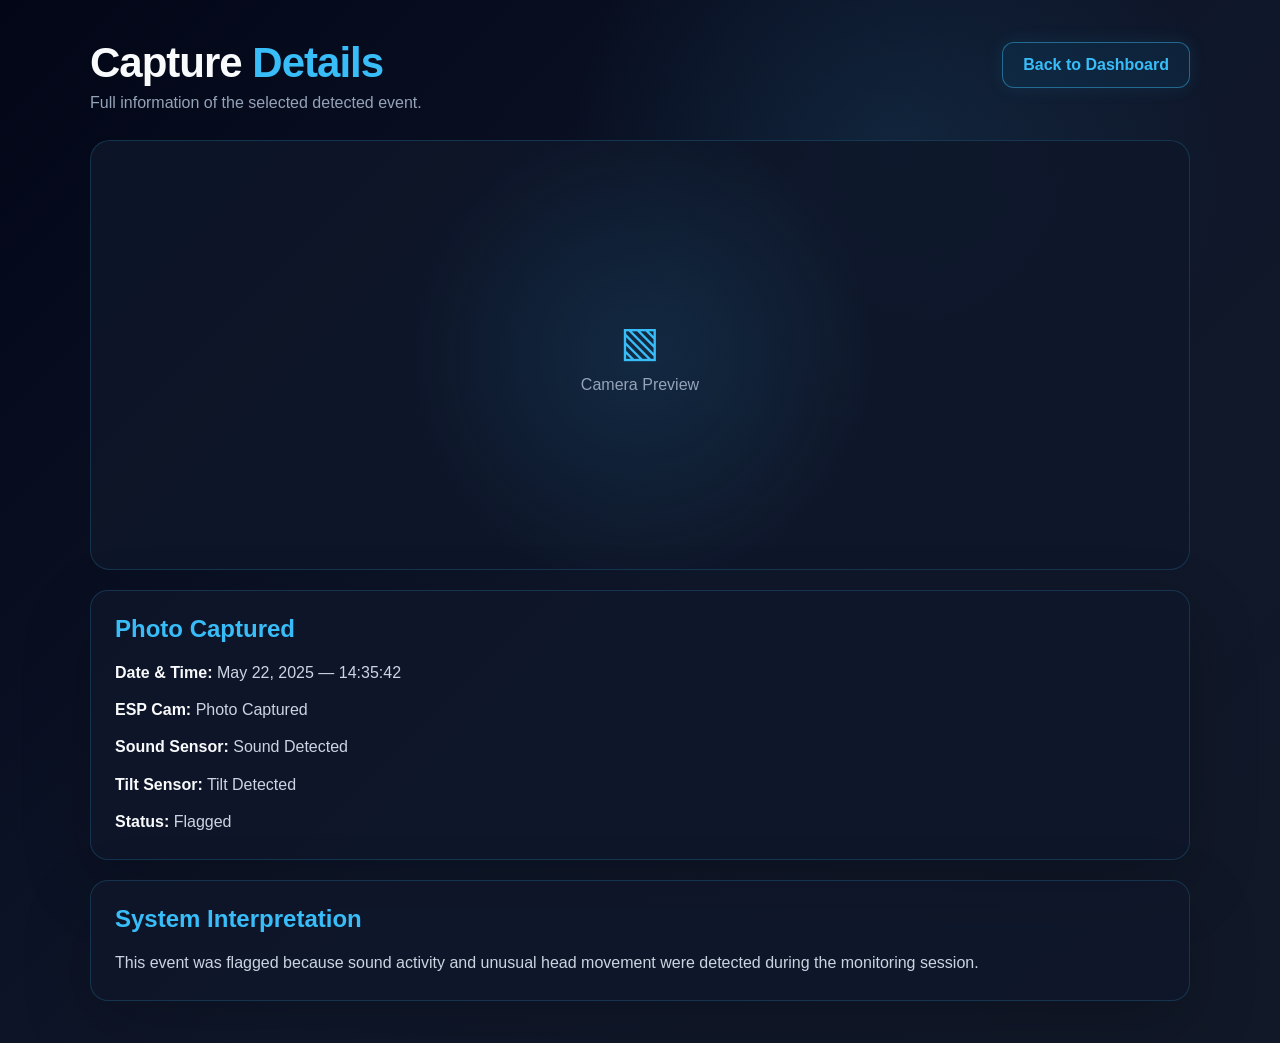
<file: capture-details.html>
<!DOCTYPE html>
<html lang="en">
<head>
  <meta charset="UTF-8">
  <meta name="viewport" content="width=device-width, initial-scale=1.0">
  <title>Capture Details</title>
  <link rel="stylesheet" href="style.css">
</head>

<body class="capture-details-body">

  <main class="capture-details-page">

    <header class="capture-details-header">
      <div>
        <h1>Capture <span>Details</span></h1>
        <p>Full information of the selected detected event.</p>
      </div>

      <a href="dashboard.html" class="back-dashboard-btn">
        Back to Dashboard
      </a>
    </header>

    <section class="capture-details-panel">

      <div class="capture-large-preview">
        <div>
          <span>▧</span>
          <p>Camera Preview</p>
        </div>
      </div>

      <div class="detail-card">
        <h2>Photo Captured</h2>

        <div class="detail-list">
          <p><strong>Date & Time:</strong> May 22, 2025 — 14:35:42</p>
          <p><strong>ESP Cam:</strong> Photo Captured</p>
          <p><strong>Sound Sensor:</strong> Sound Detected</p>
          <p><strong>Tilt Sensor:</strong> Tilt Detected</p>
          <p><strong>Status:</strong> Flagged</p>
        </div>
      </div>

      <div class="detail-card">
        <h2>System Interpretation</h2>
        <p>
          This event was flagged because sound activity and unusual head movement were detected
          during the monitoring session.
        </p>
      </div>

    </section>

  </main>

</body>
</html>
</file>
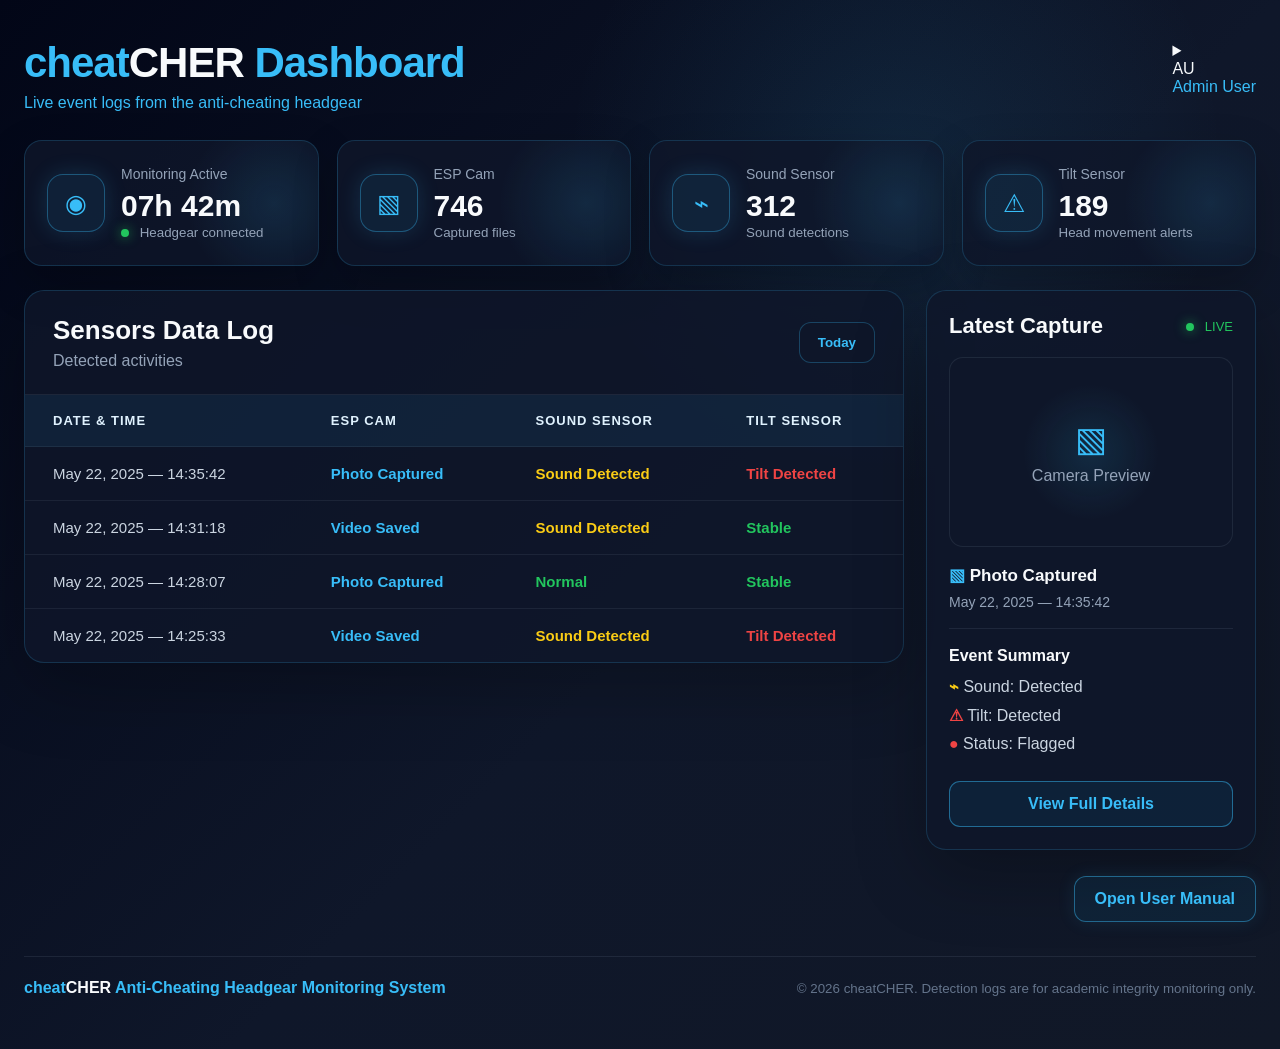
<file: dashboard.html>
<!DOCTYPE html>
<html lang="en">
<head>
  <meta charset="UTF-8">
  <meta name="viewport" content="width=device-width, initial-scale=1.0">
  <title>cheatCHER Dashboard</title>
  <link rel="stylesheet" href="style.css">
</head>

<body class="simple-dashboard-body">

  <main class="simple-dashboard">

    <!-- TOP HEADER -->
    <header class="simple-dashboard-header">

      <div>
        <h1>cheat<span>CHER</span> Dashboard</h1>
        <p>Live event logs from the anti-cheating headgear</p>
      </div>

      <div class="header-right">

  <details class="admin-menu">
    <summary>
      <div class="admin-avatar">AU</div>
      <p>Admin User</p>
    </summary>

    <div class="admin-dropdown">
      <a href="login.html">Logout</a>
    </div>
  </details>

</div>

    </header>

    <!-- SUMMARY CARDS -->
    <section class="dashboard-cards">

      <a href="#sensors-log" class="info-card monitoring-card">
        <div class="card-icon">◉</div>
        <div>
          <p>Monitoring Active</p>
          <h2>07h 42m</h2>
          <small><span></span> Headgear connected</small>
        </div>
       </a>

       <a href="#latest-capture" class="info-card">
        <div class="card-icon">▧</div>
        <div>
          <p>ESP Cam</p>
          <h2>746</h2>
          <small>Captured files</small>
        </div>
      </a>

      <a href="#sensors-log" class="info-card">
        <div class="card-icon">⌁</div>
        <div>
          <p>Sound Sensor</p>
          <h2>312</h2>
          <small>Sound detections</small>
        </div>
      </a>

      <a href="#sensors-log" class="info-card">
        <div class="card-icon">⚠</div>
        <div>
          <p>Tilt Sensor</p>
          <h2>189</h2>
          <small>Head movement alerts</small>
        </div>
      </a>

    </section>

    <!-- TABLE + LATEST CAPTURE -->
    <section class="dashboard-lower-grid">

      <!-- DATA TABLE -->
      <section class="data-panel" id="sensors-log">

        <div class="panel-header">
          <div>
            <h2>Sensors Data Log</h2>
            <p>Detected activities</p>
          </div>

          <button class="filter-btn">Today</button>
        </div>

        <div class="table-wrapper">
          <table class="sensor-table">
            <thead>
              <tr>
                <th>Date & Time</th>
                <th>ESP Cam</th>
                <th>Sound Sensor</th>
                <th>Tilt Sensor</th>
              </tr>
            </thead>

            <tbody id="log-table-body">
  <tr class="log-row">
    <td>May 22, 2025 — 14:35:42</td>
    <td><span class="cyan-text">Photo Captured</span></td>
    <td><span class="yellow-text">Sound Detected</span></td>
    <td><span class="red-text">Tilt Detected</span></td>
  </tr>

  <tr class="log-row">
    <td>May 22, 2025 — 14:31:18</td>
    <td><span class="cyan-text">Video Saved</span></td>
    <td><span class="yellow-text">Sound Detected</span></td>
    <td><span class="green-text">Stable</span></td>
  </tr>

  <tr class="log-row">
    <td>May 22, 2025 — 14:28:07</td>
    <td><span class="cyan-text">Photo Captured</span></td>
    <td><span class="green-text">Normal</span></td>
    <td><span class="green-text">Stable</span></td>
  </tr>

  <tr class="log-row">
    <td>May 22, 2025 — 14:25:33</td>
    <td><span class="cyan-text">Video Saved</span></td>
    <td><span class="yellow-text">Sound Detected</span></td>
    <td><span class="red-text">Tilt Detected</span></td>
  </tr>
</tbody>
          </table>
          <div class="empty-state is-hidden">
             <div class="empty-icon">◎</div>
             <h3>No detection records yet</h3>
             <p>Waiting for headgear activity from the ESP Cam, sound sensor, and tilt sensor.</p>
        </div>
     </div>

      </section>

      <!-- LATEST CAPTURE -->
      <aside class="latest-capture-card" id="latest-capture">

  <div class="latest-header">
    <h2>Latest Capture</h2>
    <p><span></span> Live</p>
  </div>

  <div class="capture-box" id="latest-preview">
    <div>
      <span>▧</span>
      <p>Camera Preview</p>
    </div>
  </div>

  <div class="capture-info">
    <h3 id="latest-title"><span class="cyan-text">▧</span> Photo Captured</h3>
    <p id="latest-date">May 22, 2025 — 14:35:42</p>
  </div>

  <div class="event-summary">
    <h4>Event Summary</h4>
    <p id="latest-sound"><span class="yellow-text">⌁</span> Sound: Detected</p>
    <p id="latest-tilt"><span class="red-text">⚠</span> Tilt: Detected</p>
    <p id="latest-status"><span class="red-text">●</span> Status: Flagged</p>
  </div>

  <a href="capture-details.html?id=event-001" class="details-btn" id="view-details-link">
    View Full Details
  </a>

</aside>

    </section>
<section class="manual-button-section">
  <a href="manual.html" class="manual-page-btn">
    Open User Manual
  </a>
</section>

<footer class="dashboard-footer">
  <p>cheat<span>CHER</span> Anti-Cheating Headgear Monitoring System</p>
  <small>© 2026 cheatCHER. Detection logs are for academic integrity monitoring only.</small>
</footer>

</main>
<!-- <script src="script.js"></script> -->
</body>
</html>
</file>
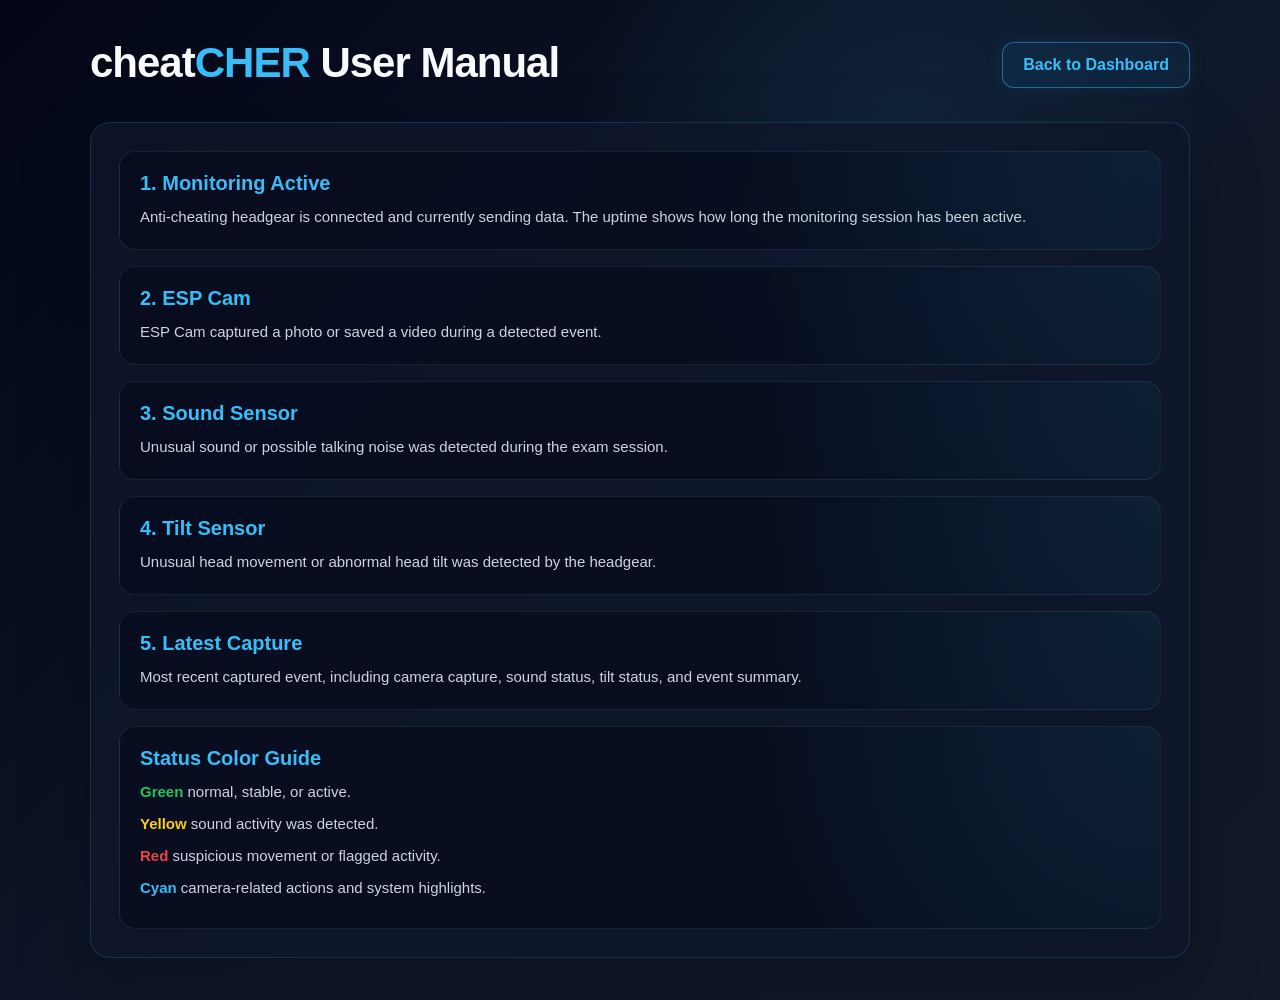
<file: manual.html>
<!DOCTYPE html>
<html lang="en">
<head>
  <meta charset="UTF-8">
  <meta name="viewport" content="width=device-width, initial-scale=1.0">
  <title>cheatCHER User Manual</title>
  <link rel="stylesheet" href="style.css">
</head>

<body class="manual-body">

  <main class="manual-page">

    <header class="manual-page-header">
      <div>
        <h1>cheat<span>CHER</span> User Manual</h1>
      </div>

      <a href="dashboard.html" class="back-dashboard-btn">
        Back to Dashboard
      </a>
    </header>

    <section class="manual-panel">

      <div class="manual-step">
        <h2>1. Monitoring Active</h2>
        <p>
          Anti-cheating headgear is connected and currently sending data.
          The uptime shows how long the monitoring session has been active.
        </p>
      </div>

      <div class="manual-step">
        <h2>2. ESP Cam</h2>
        <p>
         ESP Cam captured a photo or saved a video
          during a detected event.
        </p>
      </div>

      <div class="manual-step">
        <h2>3. Sound Sensor</h2>
        <p>
         Unusual sound or possible talking noise was detected
          during the exam session.
        </p>
      </div>

      <div class="manual-step">
        <h2>4. Tilt Sensor</h2>
        <p>
          Unusual head movement or abnormal head tilt was detected
          by the headgear.
        </p>
      </div>

      <div class="manual-step">
        <h2>5. Latest Capture</h2>
        <p>
          Most  recent captured event, including camera capture,
          sound status, tilt status, and event summary.
        </p>
      </div>

      <div class="manual-note-box">
        <h2>Status Color Guide</h2>
        <p><span class="green-text">Green</span> normal, stable, or active.</p>
        <p><span class="yellow-text">Yellow</span> sound activity was detected.</p>
        <p><span class="red-text">Red</span> suspicious movement or flagged activity.</p>
        <p><span class="cyan-text">Cyan</span> camera-related actions and system highlights.</p>
      </div>

    </section>

  </main>

</body>
</html>
</file>
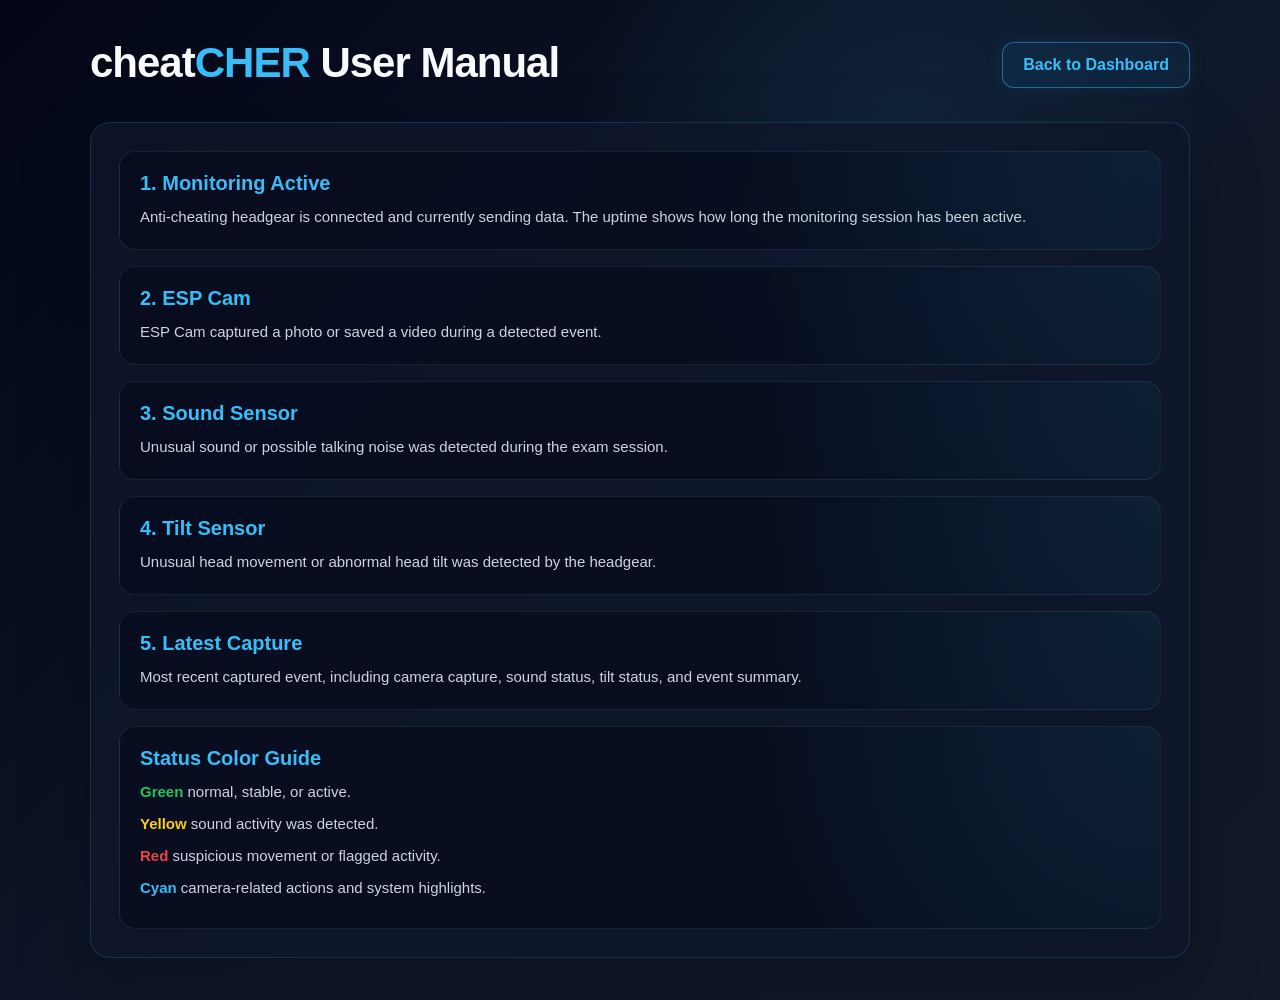
<file: ESP CODE int Website (cam not working)/manual.html>
<!DOCTYPE html>
<html lang="en">
<head>
  <meta charset="UTF-8">
  <meta name="viewport" content="width=device-width, initial-scale=1.0">
  <title>cheatCHER User Manual</title>
  <link rel="stylesheet" href="style.css">
</head>

<body class="manual-body">

  <main class="manual-page">

    <header class="manual-page-header">
      <div>
        <h1>cheat<span>CHER</span> User Manual</h1>
      </div>

      <a href="dashboard.html" class="back-dashboard-btn">
        Back to Dashboard
      </a>
    </header>

    <section class="manual-panel">

      <div class="manual-step">
        <h2>1. Monitoring Active</h2>
        <p>
          Anti-cheating headgear is connected and currently sending data.
          The uptime shows how long the monitoring session has been active.
        </p>
      </div>

      <div class="manual-step">
        <h2>2. ESP Cam</h2>
        <p>
         ESP Cam captured a photo or saved a video
          during a detected event.
        </p>
      </div>

      <div class="manual-step">
        <h2>3. Sound Sensor</h2>
        <p>
         Unusual sound or possible talking noise was detected
          during the exam session.
        </p>
      </div>

      <div class="manual-step">
        <h2>4. Tilt Sensor</h2>
        <p>
          Unusual head movement or abnormal head tilt was detected
          by the headgear.
        </p>
      </div>

      <div class="manual-step">
        <h2>5. Latest Capture</h2>
        <p>
          Most  recent captured event, including camera capture,
          sound status, tilt status, and event summary.
        </p>
      </div>

      <div class="manual-note-box">
        <h2>Status Color Guide</h2>
        <p><span class="green-text">Green</span> normal, stable, or active.</p>
        <p><span class="yellow-text">Yellow</span> sound activity was detected.</p>
        <p><span class="red-text">Red</span> suspicious movement or flagged activity.</p>
        <p><span class="cyan-text">Cyan</span> camera-related actions and system highlights.</p>
      </div>

    </section>

  </main>
<script src="script.js"></script> 
</body>
</html>
</file>
<file: style.css>
:root {
  --dark-navy: #0F172A;
  --deep-blue: #1E293B;
  --cyan: #38BDF8;
  --light-cyan: #E0F2FE;
  --white: #F8FAFC;
  --gray-text: #94A3B8;
  --green: #22C55E;
  --yellow: #FACC15;
  --red-alert: #EF4444;

  --page-bg: #020617;
  --card-bg: rgba(15, 23, 42, 0.82);
  --card-border: rgba(56, 189, 248, 0.18);
  --soft-border: rgba(148, 163, 184, 0.12);
}

* {
  margin: 0;
  padding: 0;
  box-sizing: border-box;
}

html {
  min-height: 100%;
  scroll-behavior: smooth;
}

body {
  min-height: 100%;
  overflow-x: hidden;
  overflow-y: auto;
  background-color: var(--dark-navy);
  color: var(--white);
  font-family: Arial, Helvetica, sans-serif;
}

a {
  color: inherit;
}

button,
input {
  font-family: inherit;
}

/* LOGIN PAGE */
.login-page {
  min-height: 100vh;
  display: grid;
  grid-template-columns: minmax(0, 1.15fr) minmax(420px, 0.85fr);
  background: var(--dark-navy);
  color: var(--white);
}

/* LEFT SIDE */
.hero-side {
  position: relative;
  min-height: 100vh;
  padding: 34px 52px 30px;
  overflow: hidden;
  background:
    linear-gradient(rgba(56, 189, 248, 0.045) 1px, transparent 1px),
    linear-gradient(90deg, rgba(56, 189, 248, 0.045) 1px, transparent 1px),
    #020617;
  background-size: 72px 72px;
}

.brand {
  display: flex;
  align-items: center;
  gap: 22px;
  margin-bottom: 76px;
}

.brand-mark {
  width: 96px;
  height: 96px;
  min-width: 96px;
  min-height: 96px;
  display: grid;
  place-items: center;
  overflow: hidden;
  border: 3px solid var(--cyan);
  border-radius: 24px;
  background: rgba(15, 23, 42, 0.38);
  box-shadow:
    0 0 22px rgba(56, 189, 248, 0.22),
    inset 0 0 16px rgba(56, 189, 248, 0.08);
}

.brand-headgear-logo {
  width: 90px;
  height: 90px;
  max-width: 90px;
  max-height: 90px;
  object-fit: contain;
  display: block;
  transform: scale(1.15);
  filter:
    drop-shadow(0 0 8px rgba(56, 189, 248, 0.45))
    drop-shadow(0 8px 10px rgba(0, 0, 0, 0.45));
}

.brand h3 {
  font-size: 42px;
  font-weight: 900;
  line-height: 1;
  letter-spacing: -1px;
}

.brand span,
.hero-content span,
.login-subtitle span {
  color: var(--cyan);
}

.hero-content {
  max-width: 720px;
}

.hero-content h1 {
  font-size: 66px;
  line-height: 0.95;
  letter-spacing: -2.5px;
  margin-bottom: 18px;
}

.tagline {
  font-size: 19px;
  line-height: 1.45;
  color: #cbd5e1;
}

.tagline::after {
  content: "";
  display: block;
  width: 120px;
  height: 3px;
  margin-top: 24px;
  background: linear-gradient(90deg, var(--cyan), transparent);
  border-radius: 999px;
}

.hero-showcase {
  display: block;
  position: relative;
  min-height: auto;
  margin-top: 56px;
}

.feature-list {
  width: min(620px, 100%);
  max-width: 620px;
  display: grid;
  gap: 32px;
}

.feature-card {
  display: grid;
  grid-template-columns: 110px 1fr;
  align-items: center;
  gap: 28px;
  max-width: 620px;
}

.feature-icon {
  width: 90px;
  height: 90px;
  flex-shrink: 0;
  border-radius: 50%;
  display: grid;
  place-items: center;
  color: var(--cyan);
  border: 1.6px solid rgba(56, 189, 248, 0.25);
  background: rgba(3, 10, 28, 0.34);
  box-shadow:
    inset 0 0 0 1px rgba(56, 189, 248, 0.08),
    0 0 26px rgba(56, 189, 248, 0.12);
}

.feature-svg {
  width: 42px;
  height: 42px;
  display: block;
}

.feature-card h4 {
  font-size: 26px;
  line-height: 1.15;
  font-weight: 900;
  margin-bottom: 6px;
  color: var(--white);
}

.feature-card p {
  max-width: 440px;
  color: #A5B4C8;
  font-size: 15px;
  line-height: 1.55;
}

/* If old headgear display still exists in HTML, hide it */
.device-area,
.device-img,
.device-dots,
.device-ring,
.device-base-glow {
  display: none;
}

/* RIGHT SIDE */

.login-side {
  position: relative;
  min-height: 100vh;
  padding: 42px 58px;
  background: linear-gradient(145deg, #020617, #0F172A);
  display: flex;
  justify-content: center;
  align-items: center;
}

.system-status {
  position: absolute;
  top: 42px;
  right: 58px;
  display: flex;
  align-items: center;
  gap: 10px;
  color: #cbd5e1;
  font-size: 14px;
}

.status-dot {
  width: 9px;
  height: 9px;
  border-radius: 50%;
  background: var(--green);
  box-shadow: 0 0 12px rgba(34, 197, 94, 0.9);
}

/* LOGIN CARD */
.login-box {
  width: 100%;
  max-width: 500px;
  padding: 46px;
  border-radius: 30px;
  background: rgba(15, 23, 42, 0.88);
  border: 1px solid rgba(56, 189, 248, 0.28);
  box-shadow: 0 30px 90px rgba(0, 0, 0, 0.35);
}

.lock-icon {
  width: 74px;
  height: 74px;
  margin: 0 auto 26px;
  border-radius: 50%;
  border: 1px solid rgba(56, 189, 248, 0.45);
  background:
    url("data:image/svg+xml,%3Csvg width='38' height='38' viewBox='0 0 24 24' fill='none' xmlns='http://www.w3.org/2000/svg'%3E%3Cpath d='M7 10V8C7 5.24 9.24 3 12 3C14.76 3 17 5.24 17 8V10' stroke='%2338BDF8' stroke-width='1.8' stroke-linecap='round'/%3E%3Crect x='5' y='10' width='14' height='10' rx='2' stroke='%2338BDF8' stroke-width='1.8'/%3E%3Cpath d='M12 14V16.5' stroke='%2338BDF8' stroke-width='1.8' stroke-linecap='round'/%3E%3C/svg%3E")
    center / 38px no-repeat,
    rgba(56, 189, 248, 0.08);
}

.login-box h2 {
  text-align: center;
  font-size: 30px;
  margin-bottom: 8px;
}

.login-subtitle {
  text-align: center;
  color: #94A3B8;
  margin-bottom: 34px;
}

.input-group {
  margin-bottom: 22px;
}

.input-group label {
  display: block;
  margin-bottom: 9px;
  font-weight: 700;
}

.input-group input {
  width: 100%;
  padding: 16px;
  border-radius: 14px;
  border: 1px solid rgba(148, 163, 184, 0.42);
  background: rgba(15, 23, 42, 0.72);
  color: var(--white);
  outline: none;
}

.input-group input::placeholder {
  color: #94A3B8;
}

.input-group input:focus {
  border-color: var(--cyan);
  box-shadow: 0 0 0 4px rgba(56, 189, 248, 0.18);
}

.error-hide {
  display: none;
}

#login-error-msg {
  color: var(--red-alert);
  font-weight: 700;
  margin-bottom: 16px;
}

.login-options {
  display: flex;
  justify-content: space-between;
  align-items: center;
  gap: 14px;
  margin: 6px 0 24px;
  color: #cbd5e1;
  font-size: 14px;
}

.login-options a,
.login-options a:visited {
  color: var(--cyan);
  text-decoration: none;
  font-weight: 700;
}

.login-options a:hover {
  color: var(--light-cyan);
  text-decoration: underline;
}

#login-btn {
  width: 100%;
  padding: 16px;
  border: none;
  border-radius: 15px;
  background: linear-gradient(135deg, #22d3ee, #0ea5e9, #2563eb);
  color: white;
  font-size: 16px;
  font-weight: 900;
  cursor: pointer;
  box-shadow: 0 16px 30px rgba(14, 165, 233, 0.28);
  transition: 0.2s ease;
}

#login-btn:hover {
  transform: translateY(-2px);
}

/* LOGIN RESPONSIVE */
@media (max-width: 1150px) {
  .login-page {
    grid-template-columns: 1fr;
  }

  .hero-side {
    min-height: auto;
    padding: 34px 36px 40px;
  }

  .login-side {
    min-height: auto;
    padding: 50px 36px;
    display: flex;
    flex-direction: column;
    align-items: center;
    justify-content: center;
  }

  .system-status {
    position: static;
    margin-bottom: 24px;
    justify-content: center;
    align-self: center;
  }
}

@media (max-width: 900px) {
  .brand {
    margin-bottom: 52px;
  }

  .brand-mark {
    width: 82px;
    height: 82px;
    min-width: 82px;
    min-height: 82px;
  }

  .brand-headgear-logo {
    width: 66px;
    height: 66px;
    max-width: 66px;
    max-height: 66px;
  }

  .brand h3 {
    font-size: 34px;
  }

  .feature-card {
    grid-template-columns: 88px 1fr;
    gap: 22px;
  }

  .feature-icon {
    width: 74px;
    height: 74px;
  }
}

@media (max-width: 700px) {
  .brand {
    gap: 14px;
    margin-bottom: 38px;
  }

  .brand-mark {
    width: 72px;
    height: 72px;
    min-width: 72px;
    min-height: 72px;
    border-radius: 18px;
  }

  .brand-headgear-logo {
    width: 58px;
    height: 58px;
    max-width: 58px;
    max-height: 58px;
  }

  .brand h3 {
    font-size: 28px;
  }

  .hero-content h1 {
    font-size: 52px;
  }

  .tagline {
    font-size: 17px;
  }

  .feature-card {
    align-items: flex-start;
  }

  .login-box {
    padding: 34px 26px;
  }
}

/* DASHBOARD PAGE */
body.simple-dashboard-body {
  min-height: 100vh;
  overflow-x: hidden;
  overflow-y: auto;
  background:
    radial-gradient(circle at 70% 15%, rgba(56, 189, 248, 0.10), transparent 26%),
    linear-gradient(135deg, #020617, #0F172A 55%, #111827);
  color: var(--white);
}

.simple-dashboard {
  width: min(1260px, calc(100% - 48px));
  margin: 0 auto;
  padding: 42px 0;
}

/* HEADER */
.simple-dashboard-header {
  display: flex;
  justify-content: space-between;
  align-items: flex-start;
  gap: 24px;
  margin-bottom: 28px;
}

.simple-dashboard-header h1 {
  font-size: 42px;
  line-height: 1;
  letter-spacing: -1px;
  margin-bottom: 10px;
}

.simple-dashboard-header h1 {
  color: var(--cyan);
}

.simple-dashboard-header h1 span {
  color: var(--white);
}

.simple-dashboard-header p {
  color: var(--cyan);
  font-size: 16px;
}
.header-right {
  display: flex;
  align-items: center;
  gap: 18px;
}

/* Base Details Wrapper Override */
details.user-profile-pill {
  position: relative;
  display: inline-block;
}

/* The Clickable Capsule Button (Base State: Clean & Static) */
details.user-profile-pill summary.user-profile-summary {
  display: flex !important;    
  flex-direction: row;
  align-items: center;         
  width: 170px;                
  height: 48px;                
  background-color: rgba(16, 28, 48, 0.35); 
  border: 1px solid rgba(52, 152, 219, 0.5); /* Soft baseline border */
  border-radius: 50px;   
  padding-left: 6px;           
  box-sizing: border-box;
  cursor: pointer;             
  
  /* Smooth transitions for seamless color/glow morphing */
  transition: background-color 0.25s ease, border-color 0.25s ease, box-shadow 0.25s ease;
  
  /* Strip out standard HTML summary arrows */
  list-style: none !important;      
  list-style-type: none !important; 
}

/* ─── HOVER ACTION STATE ─── */
/* The pill shape will now only activate its vibrant glow effect when hovered! */
details.user-profile-pill summary.user-profile-summary:hover {
  background-color: rgba(16, 28, 48, 0.6);
  border-color: #3498db; /* Solid cyan blue accent border */
  
  /* Low-intensity blue ambient outer glow matches your theme panels */
  box-shadow: 0 0 15px rgba(52, 152, 219, 0.45), 
              inset 0 0 10px rgba(52, 152, 219, 0.15);
}

/* Completely clears summary markers across all web browsers */
details.user-profile-pill summary::-webkit-details-marker,
details.user-profile-pill summary::marker {
  display: none !important;
  font-size: 0px !important;
  width: 0px !important;
  height: 0px !important;
}

/* Inner Circle Avatar Badge */
.user-avatar-circle {
  display: flex !important;
  align-items: center;
  justify-content: center;
  width: 36px;
  height: 36px;
  background-color: rgba(52, 152, 219, 0.2); 
  color: #3498db; 
  font-weight: bold;
  font-size: 0.9rem;
  border-radius: 50%;
  flex-shrink: 0;              
}

/* Username Text Inside Pill */
.user-profile-name {
  color: #ffffff;
  font-weight: 600;
  font-size: 0.95rem;
  letter-spacing: 0.3px;
  white-space: nowrap;         
  margin: 0 auto;        
  padding-right: 12px;         
}
/* ─── FLOATING DROPDOWN BOX OVERLAY ─── */
.admin-dropdown {
  position: absolute;
  top: 52px;                   /* Sits perfectly right below your pill container */
  right: 0;
  background-color: #101c30;   /* Matches your exact theme background panel color */
  border: 1px solid #3498db;   /* Subtle blue accent outline border */
  
  /* SHAPE FIX: Rounded capsule-style corners to match the profile pill */
  border-radius: 25px;         
  
  /* SIZE FIX: Compact width and padding so it isn't overly bulky */
  width: 120px;                
  padding: 4px;
  
  /* High depth drop shadow eliminates layout clipping and collisions */
  box-shadow: 0 4px 15px rgba(0, 0, 0, 0.6); 
  z-index: 100;                
}

/* ─── DROPDOWN ITEM (LOGOUT) ─── */
.admin-dropdown .dropdown-item {
  display: block;
  padding: 8px 12px;           /* Slightly reduced internal padding for a cleaner look */
  color: #ffffff;
  text-decoration: none;       /* Strips default browser link underline formats */
  
  /* FONT FIX: Inherits your clean UI font and adjusts size/weight down */
  font-family: inherit;        
  font-size: 0.85rem;          
  font-weight: 500;
  text-align: center;          /* Centers text options perfectly inside container borders */
  
  /* Matches the capsule curves internally on hover states */
  border-radius: 20px;         
  transition: all 0.2s ease-in-out;
}

/* Subtle cyan accent glow and tint background when hovering options */
.admin-dropdown .dropdown-item:hover {
  background: rgba(56, 189, 248, 0.12); 
  color: #38bdf8; 

}

/* SUMMARY CARDS */
.dashboard-cards {
  display: grid;
  grid-template-columns: repeat(4, 1fr);
  gap: 18px;
  margin-bottom: 24px;
}

.info-card {
  min-height: 126px;
  padding: 22px;
  border-radius: 18px;
  display: flex;
  align-items: center;
  gap: 16px;
  text-decoration: none;
  color: inherit;
  cursor: pointer;
  background:
    radial-gradient(circle at 85% 50%, rgba(56, 189, 248, 0.12), transparent 34%),
    rgba(15, 23, 42, 0.82);
  border: 1px solid rgba(56, 189, 248, 0.18);
  box-shadow: 0 18px 45px rgba(0, 0, 0, 0.22);
  transition: 0.2s ease;
}

.info-card:visited {
  color: inherit;
}

.info-card:hover {
  border-color: rgba(56, 189, 248, 0.55);
  transform: translateY(-3px);
  box-shadow:
    0 22px 55px rgba(0, 0, 0, 0.28),
    0 0 24px rgba(56, 189, 248, 0.10);
}

.info-card:active {
  transform: translateY(0);
}

.info-card:focus {
  outline: 2px solid rgba(56, 189, 248, 0.65);
  outline-offset: 4px;
}

.card-icon {
  width: 58px;
  height: 58px;
  border-radius: 16px;
  display: grid;
  place-items: center;
  color: var(--cyan);
  font-size: 25px;
  background: rgba(56, 189, 248, 0.08);
  border: 1px solid rgba(56, 189, 248, 0.35);
  box-shadow: 0 0 22px rgba(56, 189, 248, 0.16);
}

.info-card p {
  color: #94A3B8;
  margin-bottom: 7px;
  font-size: 14px;
}

.info-card h2 {
  font-size: 30px;
}

.info-card small {
  color: #94A3B8;
}

.monitoring-card small span {
  display: inline-block;
  width: 8px;
  height: 8px;
  margin-right: 7px;
  border-radius: 50%;
  background: var(--green);
  box-shadow: 0 0 12px rgba(34, 197, 94, 0.75);
}

/* TABLE AND TEST CAPTURE GRID */
.dashboard-lower-grid {
  display: grid;
  grid-template-columns: minmax(0, 1fr) 330px;
  gap: 22px;
  align-items: start;
}

/* PANELS */
.data-panel,
.latest-capture-card {
  border-radius: 20px;
  overflow: hidden;
  background: rgba(15, 23, 42, 0.82);
  border: 1px solid rgba(56, 189, 248, 0.18);
  box-shadow: 0 24px 70px rgba(0, 0, 0, 0.25);
}

.panel-header {
  padding: 24px 28px;
  display: flex;
  align-items: center;
  justify-content: space-between;
  gap: 18px;
  border-bottom: 1px solid rgba(148, 163, 184, 0.12);
}

.panel-header h2 {
  font-size: 26px;
  margin-bottom: 6px;
}

.panel-header p {
  color: #94A3B8;
}

.filter-btn {
  padding: 12px 18px;
  border-radius: 12px;
  border: 1px solid rgba(56, 189, 248, 0.28);
  background: rgba(15, 23, 42, 0.9);
  color: var(--cyan);
  font-weight: 800;
  cursor: pointer;
}

/* TABLE */

.table-wrapper {
  width: 100%;
  overflow-x: auto;
}

.sensor-table {
  width: 100%;
  min-width: 760px;
  border-collapse: collapse;
}

.sensor-table thead {
  background: rgba(56, 189, 248, 0.08);
}

.sensor-table th {
  padding: 18px 28px;
  text-align: left;
  color: #E0F2FE;
  font-size: 13px;
  text-transform: uppercase;
  letter-spacing: 1px;
}

.sensor-table td {
  padding: 18px 28px;
  color: #cbd5e1;
  border-top: 1px solid rgba(148, 163, 184, 0.10);
  font-size: 15px;
}

.sensor-table tbody tr,
.sensor-table tbody .log-row {
  cursor: pointer;
  transition: 0.18s ease;
}

.sensor-table tbody tr:hover,
.sensor-table tbody .log-row:hover {
  background: rgba(56, 189, 248, 0.07);
}

.sensor-table tbody tr:hover td,
.sensor-table tbody .log-row:hover td {
  color: var(--white);
}

/* EMPTY TABLE STATE */
.empty-state {
  padding: 46px 24px;
  text-align: center;
  color: #94A3B8;
  border-top: 1px solid rgba(148, 163, 184, 0.10);
  background:
    radial-gradient(circle at center, rgba(56, 189, 248, 0.08), transparent 38%),
    rgba(15, 23, 42, 0.45);
}

.empty-state.is-hidden {
  display: none;
}

.empty-icon {
  width: 64px;
  height: 64px;
  margin: 0 auto 14px;
  border-radius: 50%;
  display: grid;
  place-items: center;
  color: var(--cyan);
  font-size: 30px;
  border: 1px solid rgba(56, 189, 248, 0.35);
  box-shadow: 0 0 22px rgba(56, 189, 248, 0.14);
}

.empty-state h3 {
  color: var(--white);
  font-size: 20px;
  margin-bottom: 8px;
}

.empty-state p {
  color: #94A3B8;
  font-size: 15px;
}

/* LATEST CAPTURE */
.latest-capture-card {
  padding: 22px;
}

.latest-header {
  display: flex;
  justify-content: space-between;
  align-items: center;
  margin-bottom: 18px;
}

.latest-header h2 {
  font-size: 22px;
}

.latest-header p {
  color: var(--green);
  text-transform: uppercase;
  font-size: 13px;
}

.latest-header p span {
  display: inline-block;
  width: 8px;
  height: 8px;
  margin-right: 7px;
  border-radius: 50%;
  background: var(--green);
  box-shadow: 0 0 12px rgba(34, 197, 94, 0.75);
}

.capture-box {
  height: 190px;
  border-radius: 14px;
  background:
    radial-gradient(circle at center, rgba(56, 189, 248, 0.12), transparent 40%),
    rgba(15, 23, 42, 0.85);
  border: 1px solid rgba(148, 163, 184, 0.13);
  display: grid;
  place-items: center;
  margin-bottom: 18px;
}

.capture-box div {
  text-align: center;
  color: #94A3B8;
}

.capture-box span {
  display: block;
  font-size: 34px;
  color: var(--cyan);
  margin-bottom: 8px;
}

.capture-info {
  padding-bottom: 18px;
  border-bottom: 1px solid rgba(148, 163, 184, 0.12);
}

.capture-info h3 {
  font-size: 17px;
  margin-bottom: 8px;
}

.capture-info p {
  color: #94A3B8;
  font-size: 14px;
}

.event-summary {
  padding: 18px 0;
}

.event-summary h4 {
  margin-bottom: 12px;
}

.event-summary p {
  color: #cbd5e1;
  margin-bottom: 10px;
}

.details-btn {
  display: block;
  width: 100%;
  padding: 13px;
  border-radius: 11px;
  border: 1px solid rgba(56, 189, 248, 0.48);
  background: rgba(14, 165, 233, 0.08);
  color: var(--cyan);
  font-weight: 900;
  cursor: pointer;
  text-align: center;
  text-decoration: none;
}

.details-btn:hover {
  background: rgba(14, 165, 233, 0.14);
}

/* DASHBOARD FOOTER */
.dashboard-footer {
  margin-top: 34px;
  padding: 22px 0 10px;
  border-top: 1px solid rgba(148, 163, 184, 0.12);
  display: flex;
  align-items: center;
  justify-content: space-between;
  gap: 18px;
  color: #94A3B8;
}

.dashboard-footer p {
  font-weight: 800;
  color: var(--cyan);
}

.dashboard-footer p span {
  color: var(--white);
}

.dashboard-footer small {
  color: #64748b;
  text-align: right;
}

/* STATUS COLORS */
.cyan-text {
  color: var(--cyan);
  font-weight: 700;
}

.green-text {
  color: var(--green);
  font-weight: 700;
}

.yellow-text {
  color: var(--yellow);
  font-weight: 700;
}

.red-text {
  color: var(--red-alert);
  font-weight: 700;
}

/* DASHBOARD RESPONSIVE */

@media (max-width: 1050px) {
  .simple-dashboard-header {
    flex-direction: column;
    align-items: flex-start;
  }

  .header-right {
    width: 100%;
    justify-content: space-between;
  }

  .dashboard-cards {
    grid-template-columns: repeat(2, 1fr);
  }

  .dashboard-lower-grid {
    grid-template-columns: 1fr;
  }
}

@media (max-width: 700px) {
  .dashboard-footer {
    flex-direction: column;
    align-items: flex-start;
  }

  .dashboard-footer small {
    text-align: left;
  }
}

@media (max-width: 650px) {
  .simple-dashboard {
    width: min(100% - 28px, 1260px);
    padding: 28px 0;
  }

  .simple-dashboard-header h1 {
    font-size: 34px;
  }

  .header-right {
    flex-direction: column;
    align-items: flex-start;
  }

  .dashboard-cards {
    grid-template-columns: 1fr;
  }

  .panel-header {
    flex-direction: column;
    align-items: flex-start;
  }

  .latest-capture-card {
    padding: 18px;
  }
}

/* USER MANUAL PAGE */

.manual-button-section {
  margin-top: 26px;
  display: flex;
  justify-content: flex-end;
}

.manual-page-btn,
.back-dashboard-btn {
  display: inline-flex;
  align-items: center;
  justify-content: center;
  padding: 13px 20px;
  border-radius: 12px;
  border: 1px solid rgba(56, 189, 248, 0.45);
  background: rgba(14, 165, 233, 0.08);
  color: var(--cyan);
  text-decoration: none;
  font-weight: 900;
  box-shadow: 0 0 18px rgba(56, 189, 248, 0.10);
  transition: 0.2s ease;
}

.manual-page-btn:hover,
.back-dashboard-btn:hover {
  background: rgba(14, 165, 233, 0.16);
  transform: translateY(-2px);
}

body.manual-body {
  min-height: 100vh;
  overflow-x: hidden;
  overflow-y: auto;
  background:
    radial-gradient(circle at 70% 15%, rgba(56, 189, 248, 0.10), transparent 26%),
    linear-gradient(135deg, #020617, #0F172A 55%, #111827);
  color: var(--white);
}

.manual-page {
  width: min(1100px, calc(100% - 48px));
  margin: 0 auto;
  padding: 42px 0;
}

.manual-page-header {
  display: flex;
  align-items: flex-start;
  justify-content: space-between;
  gap: 24px;
  margin-bottom: 28px;
}

.manual-page-header h1 {
  font-size: 42px;
  line-height: 1;
  letter-spacing: -1px;
  margin-bottom: 10px;
}

.manual-page-header h1 span {
  color: var(--cyan);
}

.manual-page-header p {
  color: #94A3B8;
  font-size: 16px;
}

.manual-panel {
  padding: 28px;
  border-radius: 20px;
  background: rgba(15, 23, 42, 0.82);
  border: 1px solid rgba(56, 189, 248, 0.18);
  box-shadow: 0 24px 70px rgba(0, 0, 0, 0.25);
  display: grid;
  gap: 16px;
}

.manual-step,
.manual-note-box {
  padding: 20px;
  border-radius: 16px;
  background:
    radial-gradient(circle at top right, rgba(56, 189, 248, 0.10), transparent 38%),
    rgba(2, 6, 23, 0.42);
  border: 1px solid rgba(148, 163, 184, 0.12);
}

.manual-step h2,
.manual-note-box h2 {
  font-size: 20px;
  margin-bottom: 10px;
  color: var(--cyan);
}

.manual-step p,
.manual-note-box p {
  color: #cbd5e1;
  line-height: 1.6;
  font-size: 15px;
}

.manual-note-box p {
  margin-bottom: 8px;
}

/* MANUAL RESPONSIVE */

@media (max-width: 700px) {
  .manual-button-section {
    justify-content: flex-start;
  }

  .manual-page-header {
    flex-direction: column;
  }

  .manual-page-header h1 {
    font-size: 34px;
  }

  .manual-panel {
    padding: 20px;
  }
}

/* CAPTURE DETAILS PAGE */

body.capture-details-body {
  min-height: 100vh;
  overflow-x: hidden;
  overflow-y: auto;
  background:
    radial-gradient(circle at 70% 15%, rgba(56, 189, 248, 0.10), transparent 26%),
    linear-gradient(135deg, #020617, #0F172A 55%, #111827);
  color: var(--white);
}

.capture-details-page {
  width: min(1100px, calc(100% - 48px));
  margin: 0 auto;
  padding: 42px 0;
}

.capture-details-header {
  display: flex;
  align-items: flex-start;
  justify-content: space-between;
  gap: 24px;
  margin-bottom: 28px;
}

.capture-details-header h1 {
  font-size: 42px;
  line-height: 1;
  letter-spacing: -1px;
  margin-bottom: 10px;
}

.capture-details-header h1 span {
  color: var(--cyan);
}

.capture-details-header p {
  color: #94A3B8;
}

.capture-details-panel {
  display: grid;
  gap: 20px;
}

.capture-large-preview {
  height: 430px;
  border-radius: 20px;
  background:
    radial-gradient(circle at center, rgba(56, 189, 248, 0.12), transparent 40%),
    rgba(15, 23, 42, 0.85);
  border: 1px solid rgba(56, 189, 248, 0.18);
  display: grid;
  place-items: center;
  overflow: hidden;
}

.capture-large-preview div {
  text-align: center;
  color: #94A3B8;
}

.capture-large-preview span {
  display: block;
  color: var(--cyan);
  font-size: 42px;
  margin-bottom: 10px;
}

.detail-card {
  padding: 24px;
  border-radius: 18px;
  background: rgba(15, 23, 42, 0.82);
  border: 1px solid rgba(56, 189, 248, 0.18);
  box-shadow: 0 24px 70px rgba(0, 0, 0, 0.20);
}

.detail-card h2 {
  font-size: 24px;
  color: var(--cyan);
  margin-bottom: 16px;
}

.detail-card p {
  color: #cbd5e1;
  line-height: 1.7;
}

.detail-list {
  display: grid;
  gap: 10px;
}

.detail-list strong {
  color: var(--white);
}

/* CAPTURE DETAILS RESPONSIVE */

@media (max-width: 700px) {
  .capture-details-header {
    flex-direction: column;
  }

  .capture-details-header h1 {
    font-size: 34px;
  }

  .capture-large-preview {
    height: 260px;
  }
}

/* LOGIN LEFT SIDE BACKGROUND IMAGE */
.login-page .hero-side {
  position: relative !important;
  isolation: isolate !important;
  overflow: hidden !important;

  background:
    linear-gradient(
      90deg,
      rgba(2, 6, 23, 0.18),
      rgba(2, 6, 23, 0.06)
    ),
    url("images/login-left-bg.png") center center / cover no-repeat !important;
}

.login-page .hero-side::before,
.login-page .hero-side::after,
.login-page .hero-showcase::before,
.login-page .hero-showcase::after,
.login-page .hero-content::after,
.login-page .feature-list::after {
  display: none !important;
  content: none !important;
  background: none !important;
}

.login-page .brand,
.login-page .hero-content,
.login-page .hero-showcase,
.login-page .feature-list,
.login-page .feature-card {
  position: relative !important;
  z-index: 5 !important;
}
</file>
<file: ESP CODE int Website (cam not working)/style.css>
:root {
  --dark-navy: #0F172A;
  --deep-blue: #1E293B;
  --cyan: #38BDF8;
  --light-cyan: #E0F2FE;
  --white: #F8FAFC;
  --gray-text: #94A3B8;
  --green: #22C55E;
  --yellow: #FACC15;
  --red-alert: #EF4444;

  --page-bg: #020617;
  --card-bg: rgba(15, 23, 42, 0.82);
  --card-border: rgba(56, 189, 248, 0.18);
  --soft-border: rgba(148, 163, 184, 0.12);
}

* {
  margin: 0;
  padding: 0;
  box-sizing: border-box;
}

html {
  min-height: 100%;
  scroll-behavior: smooth;
}

body {
  min-height: 100%;
  overflow-x: hidden;
  overflow-y: auto;
  background-color: var(--dark-navy);
  color: var(--white);
  font-family: Arial, Helvetica, sans-serif;
}

a {
  color: inherit;
}

button,
input {
  font-family: inherit;
}

/* LOGIN PAGE */
.login-page {
  min-height: 100vh;
  display: grid;
  grid-template-columns: minmax(0, 1.15fr) minmax(420px, 0.85fr);
  background: var(--dark-navy);
  color: var(--white);
}

/* LEFT SIDE */
.hero-side {
  position: relative;
  min-height: 100vh;
  padding: 34px 52px 30px;
  overflow: hidden;
  background:
    linear-gradient(rgba(56, 189, 248, 0.045) 1px, transparent 1px),
    linear-gradient(90deg, rgba(56, 189, 248, 0.045) 1px, transparent 1px),
    #020617;
  background-size: 72px 72px;
}

.brand {
  display: flex;
  align-items: center;
  gap: 22px;
  margin-bottom: 76px;
}

.brand-mark {
  width: 96px;
  height: 96px;
  min-width: 96px;
  min-height: 96px;
  display: grid;
  place-items: center;
  overflow: hidden;
  border: 3px solid var(--cyan);
  border-radius: 24px;
  background: rgba(15, 23, 42, 0.38);
  box-shadow:
    0 0 22px rgba(56, 189, 248, 0.22),
    inset 0 0 16px rgba(56, 189, 248, 0.08);
}

.brand-headgear-logo {
  width: 78px;
  height: 78px;
  max-width: 78px;
  max-height: 78px;
  object-fit: contain;
  display: block;
  filter:
    drop-shadow(0 0 8px rgba(56, 189, 248, 0.45))
    drop-shadow(0 8px 10px rgba(0, 0, 0, 0.45));
}

.brand h3 {
  font-size: 42px;
  font-weight: 900;
  line-height: 1;
  letter-spacing: -1px;
}

.brand span,
.hero-content span,
.login-subtitle span {
  color: var(--cyan);
}

.hero-content {
  max-width: 720px;
}

.hero-content h1 {
  font-size: 66px;
  line-height: 0.95;
  letter-spacing: -2.5px;
  margin-bottom: 18px;
}

.tagline {
  font-size: 19px;
  line-height: 1.45;
  color: #cbd5e1;
}

.tagline::after {
  content: "";
  display: block;
  width: 120px;
  height: 3px;
  margin-top: 24px;
  background: linear-gradient(90deg, var(--cyan), transparent);
  border-radius: 999px;
}

.hero-showcase {
  display: block;
  position: relative;
  min-height: auto;
  margin-top: 56px;
}

.feature-list {
  width: min(620px, 100%);
  max-width: 620px;
  display: grid;
  gap: 32px;
}

.feature-card {
  display: grid;
  grid-template-columns: 110px 1fr;
  align-items: center;
  gap: 28px;
  max-width: 620px;
}

.feature-icon {
  width: 90px;
  height: 90px;
  flex-shrink: 0;
  border-radius: 50%;
  display: grid;
  place-items: center;
  color: var(--cyan);
  border: 1.6px solid rgba(56, 189, 248, 0.25);
  background: rgba(3, 10, 28, 0.34);
  box-shadow:
    inset 0 0 0 1px rgba(56, 189, 248, 0.08),
    0 0 26px rgba(56, 189, 248, 0.12);
}

.feature-svg {
  width: 42px;
  height: 42px;
  display: block;
}

.feature-card h4 {
  font-size: 26px;
  line-height: 1.15;
  font-weight: 900;
  margin-bottom: 6px;
  color: var(--white);
}

.feature-card p {
  max-width: 440px;
  color: #A5B4C8;
  font-size: 15px;
  line-height: 1.55;
}

/* If old headgear display still exists in HTML, hide it */
.device-area,
.device-img,
.device-dots,
.device-ring,
.device-base-glow {
  display: none;
}

/* RIGHT SIDE */

.login-side {
  position: relative;
  min-height: 100vh;
  padding: 42px 58px;
  background: linear-gradient(145deg, #020617, #0F172A);
  display: flex;
  justify-content: center;
  align-items: center;
}

.system-status {
  position: absolute;
  top: 42px;
  right: 58px;
  display: flex;
  align-items: center;
  gap: 10px;
  color: #cbd5e1;
  font-size: 14px;
}

.status-dot {
  width: 9px;
  height: 9px;
  border-radius: 50%;
  background: var(--green);
  box-shadow: 0 0 12px rgba(34, 197, 94, 0.9);
}

/* LOGIN CARD */
.login-box {
  width: 100%;
  max-width: 500px;
  padding: 46px;
  border-radius: 30px;
  background: rgba(15, 23, 42, 0.88);
  border: 1px solid rgba(56, 189, 248, 0.28);
  box-shadow: 0 30px 90px rgba(0, 0, 0, 0.35);
}

.lock-icon {
  width: 74px;
  height: 74px;
  margin: 0 auto 26px;
  border-radius: 50%;
  border: 1px solid rgba(56, 189, 248, 0.45);
  background:
    url("data:image/svg+xml,%3Csvg width='38' height='38' viewBox='0 0 24 24' fill='none' xmlns='http://www.w3.org/2000/svg'%3E%3Cpath d='M7 10V8C7 5.24 9.24 3 12 3C14.76 3 17 5.24 17 8V10' stroke='%2338BDF8' stroke-width='1.8' stroke-linecap='round'/%3E%3Crect x='5' y='10' width='14' height='10' rx='2' stroke='%2338BDF8' stroke-width='1.8'/%3E%3Cpath d='M12 14V16.5' stroke='%2338BDF8' stroke-width='1.8' stroke-linecap='round'/%3E%3C/svg%3E")
    center / 38px no-repeat,
    rgba(56, 189, 248, 0.08);
}

.login-box h2 {
  text-align: center;
  font-size: 30px;
  margin-bottom: 8px;
}

.login-subtitle {
  text-align: center;
  color: #94A3B8;
  margin-bottom: 34px;
}

.input-group {
  margin-bottom: 22px;
}

.input-group label {
  display: block;
  margin-bottom: 9px;
  font-weight: 700;
}

.input-group input {
  width: 100%;
  padding: 16px;
  border-radius: 14px;
  border: 1px solid rgba(148, 163, 184, 0.42);
  background: rgba(15, 23, 42, 0.72);
  color: var(--white);
  outline: none;
}

.input-group input::placeholder {
  color: #94A3B8;
}

.input-group input:focus {
  border-color: var(--cyan);
  box-shadow: 0 0 0 4px rgba(56, 189, 248, 0.18);
}

.error-hide {
  display: none;
}

#login-error-msg {
  color: var(--red-alert);
  font-weight: 700;
  margin-bottom: 16px;
}

.login-options {
  display: flex;
  justify-content: space-between;
  align-items: center;
  gap: 14px;
  margin: 6px 0 24px;
  color: #cbd5e1;
  font-size: 14px;
}

.login-options a,
.login-options a:visited {
  color: var(--cyan);
  text-decoration: none;
  font-weight: 700;
}

.login-options a:hover {
  color: var(--light-cyan);
  text-decoration: underline;
}

#login-btn {
  width: 100%;
  padding: 16px;
  border: none;
  border-radius: 15px;
  background: linear-gradient(135deg, #22d3ee, #0ea5e9, #2563eb);
  color: white;
  font-size: 16px;
  font-weight: 900;
  cursor: pointer;
  box-shadow: 0 16px 30px rgba(14, 165, 233, 0.28);
  transition: 0.2s ease;
}

#login-btn:hover {
  transform: translateY(-2px);
}

/* LOGIN RESPONSIVE */
@media (max-width: 1150px) {
  .login-page {
    grid-template-columns: 1fr;
  }

  .hero-side {
    min-height: auto;
    padding: 34px 36px 40px;
  }

  .login-side {
    min-height: auto;
    padding: 50px 36px;
    display: flex;
    flex-direction: column;
    align-items: center;
    justify-content: center;
  }

  .system-status {
    position: static;
    margin-bottom: 24px;
    justify-content: center;
    align-self: center;
  }
}

@media (max-width: 900px) {
  .brand {
    margin-bottom: 52px;
  }

  .brand-mark {
    width: 82px;
    height: 82px;
    min-width: 82px;
    min-height: 82px;
  }

  .brand-headgear-logo {
    width: 66px;
    height: 66px;
    max-width: 66px;
    max-height: 66px;
  }

  .brand h3 {
    font-size: 34px;
  }

  .feature-card {
    grid-template-columns: 88px 1fr;
    gap: 22px;
  }

  .feature-icon {
    width: 74px;
    height: 74px;
  }
}

@media (max-width: 700px) {
  .brand {
    gap: 14px;
    margin-bottom: 38px;
  }

  .brand-mark {
    width: 72px;
    height: 72px;
    min-width: 72px;
    min-height: 72px;
    border-radius: 18px;
  }

  .brand-headgear-logo {
    width: 58px;
    height: 58px;
    max-width: 58px;
    max-height: 58px;
  }

  .brand h3 {
    font-size: 28px;
  }

  .hero-content h1 {
    font-size: 52px;
  }

  .tagline {
    font-size: 17px;
  }

  .feature-card {
    align-items: flex-start;
  }

  .login-box {
    padding: 34px 26px;
  }
}

/* DASHBOARD PAGE */
body.simple-dashboard-body {
  min-height: 100vh;
  overflow-x: hidden;
  overflow-y: auto;
  background:
    radial-gradient(circle at 70% 15%, rgba(56, 189, 248, 0.10), transparent 26%),
    linear-gradient(135deg, #020617, #0F172A 55%, #111827);
  color: var(--white);
}

.simple-dashboard {
  width: min(1260px, calc(100% - 48px));
  margin: 0 auto;
  padding: 42px 0;
}

/* HEADER */
.simple-dashboard-header {
  display: flex;
  justify-content: space-between;
  align-items: flex-start;
  gap: 24px;
  margin-bottom: 28px;
}

.simple-dashboard-header h1 {
  font-size: 42px;
  line-height: 1;
  letter-spacing: -1px;
  margin-bottom: 10px;
}

.simple-dashboard-header h1 span {
  color: var(--cyan);
}

.simple-dashboard-header p {
  color: #94A3B8;
  font-size: 16px;
}
.header-right {
  display: flex;
  align-items: center;
  gap: 18px;
}

/* Base Details Wrapper Override */
details.user-profile-pill {
  position: relative;
  display: inline-block;
}

/* The Clickable Capsule Button (Base State: Clean & Static) */
details.user-profile-pill summary.user-profile-summary {
  display: flex !important;    
  flex-direction: row;
  align-items: center;         
  width: 170px;                
  height: 48px;                
  background-color: rgba(16, 28, 48, 0.35); 
  border: 1px solid rgba(52, 152, 219, 0.5); /* Soft baseline border */
  border-radius: 50px;   
  padding-left: 6px;           
  box-sizing: border-box;
  cursor: pointer;             
  
  /* Smooth transitions for seamless color/glow morphing */
  transition: background-color 0.25s ease, border-color 0.25s ease, box-shadow 0.25s ease;
  
  /* Strip out standard HTML summary arrows */
  list-style: none !important;      
  list-style-type: none !important; 
}

/* ─── HOVER ACTION STATE ─── */
/* The pill shape will now only activate its vibrant glow effect when hovered! */
details.user-profile-pill summary.user-profile-summary:hover {
  background-color: rgba(16, 28, 48, 0.6);
  border-color: #3498db; /* Solid cyan blue accent border */
  
  /* Low-intensity blue ambient outer glow matches your theme panels */
  box-shadow: 0 0 15px rgba(52, 152, 219, 0.45), 
              inset 0 0 10px rgba(52, 152, 219, 0.15);
}

/* Completely clears summary markers across all web browsers */
details.user-profile-pill summary::-webkit-details-marker,
details.user-profile-pill summary::marker {
  display: none !important;
  font-size: 0px !important;
  width: 0px !important;
  height: 0px !important;
}

/* Inner Circle Avatar Badge */
.user-avatar-circle {
  display: flex !important;
  align-items: center;
  justify-content: center;
  width: 36px;
  height: 36px;
  background-color: rgba(52, 152, 219, 0.2); 
  color: #3498db; 
  font-weight: bold;
  font-size: 0.9rem;
  border-radius: 50%;
  flex-shrink: 0;              
}

/* Username Text Inside Pill */
.user-profile-name {
  color: #ffffff;
  font-weight: 600;
  font-size: 0.95rem;
  letter-spacing: 0.3px;
  white-space: nowrap;         
  margin: 0 auto;        
  padding-right: 12px;         
}
/* ─── FLOATING DROPDOWN BOX OVERLAY ─── */
.admin-dropdown {
  position: absolute;
  top: 52px;                   /* Sits perfectly right below your pill container */
  right: 0;
  background-color: #101c30;   /* Matches your exact theme background panel color */
  border: 1px solid #3498db;   /* Subtle blue accent outline border */
  
  /* SHAPE FIX: Rounded capsule-style corners to match the profile pill */
  border-radius: 25px;         
  
  /* SIZE FIX: Compact width and padding so it isn't overly bulky */
  width: 120px;                
  padding: 4px;
  
  /* High depth drop shadow eliminates layout clipping and collisions */
  box-shadow: 0 4px 15px rgba(0, 0, 0, 0.6); 
  z-index: 100;                
}

/* ─── DROPDOWN ITEM (LOGOUT) ─── */
.admin-dropdown .dropdown-item {
  display: block;
  padding: 8px 12px;           /* Slightly reduced internal padding for a cleaner look */
  color: #ffffff;
  text-decoration: none;       /* Strips default browser link underline formats */
  
  /* FONT FIX: Inherits your clean UI font and adjusts size/weight down */
  font-family: inherit;        
  font-size: 0.85rem;          
  font-weight: 500;
  text-align: center;          /* Centers text options perfectly inside container borders */
  
  /* Matches the capsule curves internally on hover states */
  border-radius: 20px;         
  transition: all 0.2s ease-in-out;
}

/* Subtle cyan accent glow and tint background when hovering options */
.admin-dropdown .dropdown-item:hover {
  background: rgba(56, 189, 248, 0.12); 
  color: #38bdf8; 

}

/* SUMMARY CARDS */
.dashboard-cards {
  display: grid;
  grid-template-columns: repeat(4, 1fr);
  gap: 18px;
  margin-bottom: 24px;
}

.info-card {
  min-height: 126px;
  padding: 22px;
  border-radius: 18px;
  display: flex;
  align-items: center;
  gap: 16px;
  text-decoration: none;
  color: inherit;
  cursor: pointer;
  background:
    radial-gradient(circle at 85% 50%, rgba(56, 189, 248, 0.12), transparent 34%),
    rgba(15, 23, 42, 0.82);
  border: 1px solid rgba(56, 189, 248, 0.18);
  box-shadow: 0 18px 45px rgba(0, 0, 0, 0.22);
  transition: 0.2s ease;
}

.info-card:visited {
  color: inherit;
}

.info-card:hover {
  border-color: rgba(56, 189, 248, 0.55);
  transform: translateY(-3px);
  box-shadow:
    0 22px 55px rgba(0, 0, 0, 0.28),
    0 0 24px rgba(56, 189, 248, 0.10);
}

.info-card:active {
  transform: translateY(0);
}

.info-card:focus {
  outline: 2px solid rgba(56, 189, 248, 0.65);
  outline-offset: 4px;
}

.card-icon {
  width: 58px;
  height: 58px;
  border-radius: 16px;
  display: grid;
  place-items: center;
  color: var(--cyan);
  font-size: 25px;
  background: rgba(56, 189, 248, 0.08);
  border: 1px solid rgba(56, 189, 248, 0.35);
  box-shadow: 0 0 22px rgba(56, 189, 248, 0.16);
}

.info-card p {
  color: #94A3B8;
  margin-bottom: 7px;
  font-size: 14px;
}

.info-card h2 {
  font-size: 30px;
}

.info-card small {
  color: #94A3B8;
}

.monitoring-card small span {
  display: inline-block;
  width: 8px;
  height: 8px;
  margin-right: 7px;
  border-radius: 50%;
  background: var(--green);
  box-shadow: 0 0 12px rgba(34, 197, 94, 0.75);
}

/* TABLE AND TEST CAPTURE GRID */
.dashboard-lower-grid {
  display: grid;
  grid-template-columns: minmax(0, 1fr) 330px;
  gap: 22px;
  align-items: start;
}

/* PANELS */
.data-panel,
.latest-capture-card {
  border-radius: 20px;
  overflow: hidden;
  background: rgba(15, 23, 42, 0.82);
  border: 1px solid rgba(56, 189, 248, 0.18);
  box-shadow: 0 24px 70px rgba(0, 0, 0, 0.25);
}

.panel-header {
  padding: 24px 28px;
  display: flex;
  align-items: center;
  justify-content: space-between;
  gap: 18px;
  border-bottom: 1px solid rgba(148, 163, 184, 0.12);
}

.panel-header h2 {
  font-size: 26px;
  margin-bottom: 6px;
}

.panel-header p {
  color: #94A3B8;
}

.filter-btn {
  padding: 12px 18px;
  border-radius: 12px;
  border: 1px solid rgba(56, 189, 248, 0.28);
  background: rgba(15, 23, 42, 0.9);
  color: var(--cyan);
  font-weight: 800;
  cursor: pointer;
}

/* TABLE */

.table-wrapper {
  width: 100%;
  overflow-x: auto;
}

.sensor-table {
  width: 100%;
  min-width: 760px;
  border-collapse: collapse;
}

.sensor-table thead {
  background: rgba(56, 189, 248, 0.08);
}

.sensor-table th {
  padding: 18px 28px;
  text-align: left;
  color: #E0F2FE;
  font-size: 13px;
  text-transform: uppercase;
  letter-spacing: 1px;
}

.sensor-table td {
  padding: 18px 28px;
  color: #cbd5e1;
  border-top: 1px solid rgba(148, 163, 184, 0.10);
  font-size: 15px;
}

.sensor-table tbody tr,
.sensor-table tbody .log-row {
  cursor: pointer;
  transition: 0.18s ease;
}

.sensor-table tbody tr:hover,
.sensor-table tbody .log-row:hover {
  background: rgba(56, 189, 248, 0.07);
}

.sensor-table tbody tr:hover td,
.sensor-table tbody .log-row:hover td {
  color: var(--white);
}

/* EMPTY TABLE STATE */
.empty-state {
  padding: 46px 24px;
  text-align: center;
  color: #94A3B8;
  border-top: 1px solid rgba(148, 163, 184, 0.10);
  background:
    radial-gradient(circle at center, rgba(56, 189, 248, 0.08), transparent 38%),
    rgba(15, 23, 42, 0.45);
}

.empty-state.is-hidden {
  display: none;
}

.empty-icon {
  width: 64px;
  height: 64px;
  margin: 0 auto 14px;
  border-radius: 50%;
  display: grid;
  place-items: center;
  color: var(--cyan);
  font-size: 30px;
  border: 1px solid rgba(56, 189, 248, 0.35);
  box-shadow: 0 0 22px rgba(56, 189, 248, 0.14);
}

.empty-state h3 {
  color: var(--white);
  font-size: 20px;
  margin-bottom: 8px;
}

.empty-state p {
  color: #94A3B8;
  font-size: 15px;
}

/* LATEST CAPTURE */
.latest-capture-card {
  padding: 22px;
}

.latest-header {
  display: flex;
  justify-content: space-between;
  align-items: center;
  margin-bottom: 18px;
}

.latest-header h2 {
  font-size: 22px;
}

.latest-header p {
  color: var(--green);
  text-transform: uppercase;
  font-size: 13px;
}

.latest-header p span {
  display: inline-block;
  width: 8px;
  height: 8px;
  margin-right: 7px;
  border-radius: 50%;
  background: var(--green);
  box-shadow: 0 0 12px rgba(34, 197, 94, 0.75);
}

.capture-box {
  height: 190px;
  border-radius: 14px;
  background:
    radial-gradient(circle at center, rgba(56, 189, 248, 0.12), transparent 40%),
    rgba(15, 23, 42, 0.85);
  border: 1px solid rgba(148, 163, 184, 0.13);
  display: grid;
  place-items: center;
  margin-bottom: 18px;
}

.capture-box div {
  text-align: center;
  color: #94A3B8;
}

.capture-box span {
  display: block;
  font-size: 34px;
  color: var(--cyan);
  margin-bottom: 8px;
}

.capture-info {
  padding-bottom: 18px;
  border-bottom: 1px solid rgba(148, 163, 184, 0.12);
}

.capture-info h3 {
  font-size: 17px;
  margin-bottom: 8px;
}

.capture-info p {
  color: #94A3B8;
  font-size: 14px;
}

.event-summary {
  padding: 18px 0;
}

.event-summary h4 {
  margin-bottom: 12px;
}

.event-summary p {
  color: #cbd5e1;
  margin-bottom: 10px;
}

.details-btn {
  display: block;
  width: 100%;
  padding: 13px;
  border-radius: 11px;
  border: 1px solid rgba(56, 189, 248, 0.48);
  background: rgba(14, 165, 233, 0.08);
  color: var(--cyan);
  font-weight: 900;
  cursor: pointer;
  text-align: center;
  text-decoration: none;
}

.details-btn:hover {
  background: rgba(14, 165, 233, 0.14);
}

/* DASHBOARD FOOTER */
.dashboard-footer {
  margin-top: 34px;
  padding: 22px 0 10px;
  border-top: 1px solid rgba(148, 163, 184, 0.12);
  display: flex;
  align-items: center;
  justify-content: space-between;
  gap: 18px;
  color: #94A3B8;
}

.dashboard-footer p {
  font-weight: 800;
  color: #cbd5e1;
}

.dashboard-footer p span {
  color: var(--cyan);
}

.dashboard-footer small {
  color: #64748b;
  text-align: right;
}

/* STATUS COLORS */
.cyan-text {
  color: var(--cyan);
  font-weight: 700;
}

.green-text {
  color: var(--green);
  font-weight: 700;
}

.yellow-text {
  color: var(--yellow);
  font-weight: 700;
}

.red-text {
  color: var(--red-alert);
  font-weight: 700;
}

/* DASHBOARD RESPONSIVE */

@media (max-width: 1050px) {
  .simple-dashboard-header {
    flex-direction: column;
    align-items: flex-start;
  }

  .header-right {
    width: 100%;
    justify-content: space-between;
  }

  .dashboard-cards {
    grid-template-columns: repeat(2, 1fr);
  }

  .dashboard-lower-grid {
    grid-template-columns: 1fr;
  }
}

@media (max-width: 700px) {
  .dashboard-footer {
    flex-direction: column;
    align-items: flex-start;
  }

  .dashboard-footer small {
    text-align: left;
  }
}

@media (max-width: 650px) {
  .simple-dashboard {
    width: min(100% - 28px, 1260px);
    padding: 28px 0;
  }

  .simple-dashboard-header h1 {
    font-size: 34px;
  }

  .header-right {
    flex-direction: column;
    align-items: flex-start;
  }

  .dashboard-cards {
    grid-template-columns: 1fr;
  }

  .panel-header {
    flex-direction: column;
    align-items: flex-start;
  }

  .latest-capture-card {
    padding: 18px;
  }
}

/* USER MANUAL PAGE */

.manual-button-section {
  margin-top: 26px;
  display: flex;
  justify-content: flex-end;
}

.manual-page-btn,
.back-dashboard-btn {
  display: inline-flex;
  align-items: center;
  justify-content: center;
  padding: 13px 20px;
  border-radius: 12px;
  border: 1px solid rgba(56, 189, 248, 0.45);
  background: rgba(14, 165, 233, 0.08);
  color: var(--cyan);
  text-decoration: none;
  font-weight: 900;
  box-shadow: 0 0 18px rgba(56, 189, 248, 0.10);
  transition: 0.2s ease;
}

.manual-page-btn:hover,
.back-dashboard-btn:hover {
  background: rgba(14, 165, 233, 0.16);
  transform: translateY(-2px);
}

body.manual-body {
  min-height: 100vh;
  overflow-x: hidden;
  overflow-y: auto;
  background:
    radial-gradient(circle at 70% 15%, rgba(56, 189, 248, 0.10), transparent 26%),
    linear-gradient(135deg, #020617, #0F172A 55%, #111827);
  color: var(--white);
}

.manual-page {
  width: min(1100px, calc(100% - 48px));
  margin: 0 auto;
  padding: 42px 0;
}

.manual-page-header {
  display: flex;
  align-items: flex-start;
  justify-content: space-between;
  gap: 24px;
  margin-bottom: 28px;
}

.manual-page-header h1 {
  font-size: 42px;
  line-height: 1;
  letter-spacing: -1px;
  margin-bottom: 10px;
}

.manual-page-header h1 span {
  color: var(--cyan);
}

.manual-page-header p {
  color: #94A3B8;
  font-size: 16px;
}

.manual-panel {
  padding: 28px;
  border-radius: 20px;
  background: rgba(15, 23, 42, 0.82);
  border: 1px solid rgba(56, 189, 248, 0.18);
  box-shadow: 0 24px 70px rgba(0, 0, 0, 0.25);
  display: grid;
  gap: 16px;
}

.manual-step,
.manual-note-box {
  padding: 20px;
  border-radius: 16px;
  background:
    radial-gradient(circle at top right, rgba(56, 189, 248, 0.10), transparent 38%),
    rgba(2, 6, 23, 0.42);
  border: 1px solid rgba(148, 163, 184, 0.12);
}

.manual-step h2,
.manual-note-box h2 {
  font-size: 20px;
  margin-bottom: 10px;
  color: var(--cyan);
}

.manual-step p,
.manual-note-box p {
  color: #cbd5e1;
  line-height: 1.6;
  font-size: 15px;
}

.manual-note-box p {
  margin-bottom: 8px;
}

/* MANUAL RESPONSIVE */

@media (max-width: 700px) {
  .manual-button-section {
    justify-content: flex-start;
  }

  .manual-page-header {
    flex-direction: column;
  }

  .manual-page-header h1 {
    font-size: 34px;
  }

  .manual-panel {
    padding: 20px;
  }
}

/* CAPTURE DETAILS PAGE */

body.capture-details-body {
  min-height: 100vh;
  overflow-x: hidden;
  overflow-y: auto;
  background:
    radial-gradient(circle at 70% 15%, rgba(56, 189, 248, 0.10), transparent 26%),
    linear-gradient(135deg, #020617, #0F172A 55%, #111827);
  color: var(--white);
}

.capture-details-page {
  width: min(1100px, calc(100% - 48px));
  margin: 0 auto;
  padding: 42px 0;
}

.capture-details-header {
  display: flex;
  align-items: flex-start;
  justify-content: space-between;
  gap: 24px;
  margin-bottom: 28px;
}

.capture-details-header h1 {
  font-size: 42px;
  line-height: 1;
  letter-spacing: -1px;
  margin-bottom: 10px;
}

.capture-details-header h1 span {
  color: var(--cyan);
}

.capture-details-header p {
  color: #94A3B8;
}

.capture-details-panel {
  display: grid;
  gap: 20px;
}

.capture-large-preview {
  height: 430px;
  border-radius: 20px;
  background:
    radial-gradient(circle at center, rgba(56, 189, 248, 0.12), transparent 40%),
    rgba(15, 23, 42, 0.85);
  border: 1px solid rgba(56, 189, 248, 0.18);
  display: grid;
  place-items: center;
  overflow: hidden;
}

.capture-large-preview div {
  text-align: center;
  color: #94A3B8;
}

.capture-large-preview span {
  display: block;
  color: var(--cyan);
  font-size: 42px;
  margin-bottom: 10px;
}

.detail-card {
  padding: 24px;
  border-radius: 18px;
  background: rgba(15, 23, 42, 0.82);
  border: 1px solid rgba(56, 189, 248, 0.18);
  box-shadow: 0 24px 70px rgba(0, 0, 0, 0.20);
}

.detail-card h2 {
  font-size: 24px;
  color: var(--cyan);
  margin-bottom: 16px;
}

.detail-card p {
  color: #cbd5e1;
  line-height: 1.7;
}

.detail-list {
  display: grid;
  gap: 10px;
}

.detail-list strong {
  color: var(--white);
}

/* CAPTURE DETAILS RESPONSIVE */

@media (max-width: 700px) {
  .capture-details-header {
    flex-direction: column;
  }

  .capture-details-header h1 {
    font-size: 34px;
  }

  .capture-large-preview {
    height: 260px;
  }
}

/* LOGIN LEFT SIDE BACKGROUND IMAGE */
.login-page .hero-side {
  position: relative !important;
  isolation: isolate !important;
  overflow: hidden !important;

  background:
    linear-gradient(
      90deg,
      rgba(2, 6, 23, 0.18),
      rgba(2, 6, 23, 0.06)
    ),
    url("images/login-left-bg.png") center center / cover no-repeat !important;
}

.login-page .hero-side::before,
.login-page .hero-side::after,
.login-page .hero-showcase::before,
.login-page .hero-showcase::after,
.login-page .hero-content::after,
.login-page .feature-list::after {
  display: none !important;
  content: none !important;
  background: none !important;
}

.login-page .brand,
.login-page .hero-content,
.login-page .hero-showcase,
.login-page .feature-list,
.login-page .feature-card {
  position: relative !important;
  z-index: 5 !important;
}
</file>
